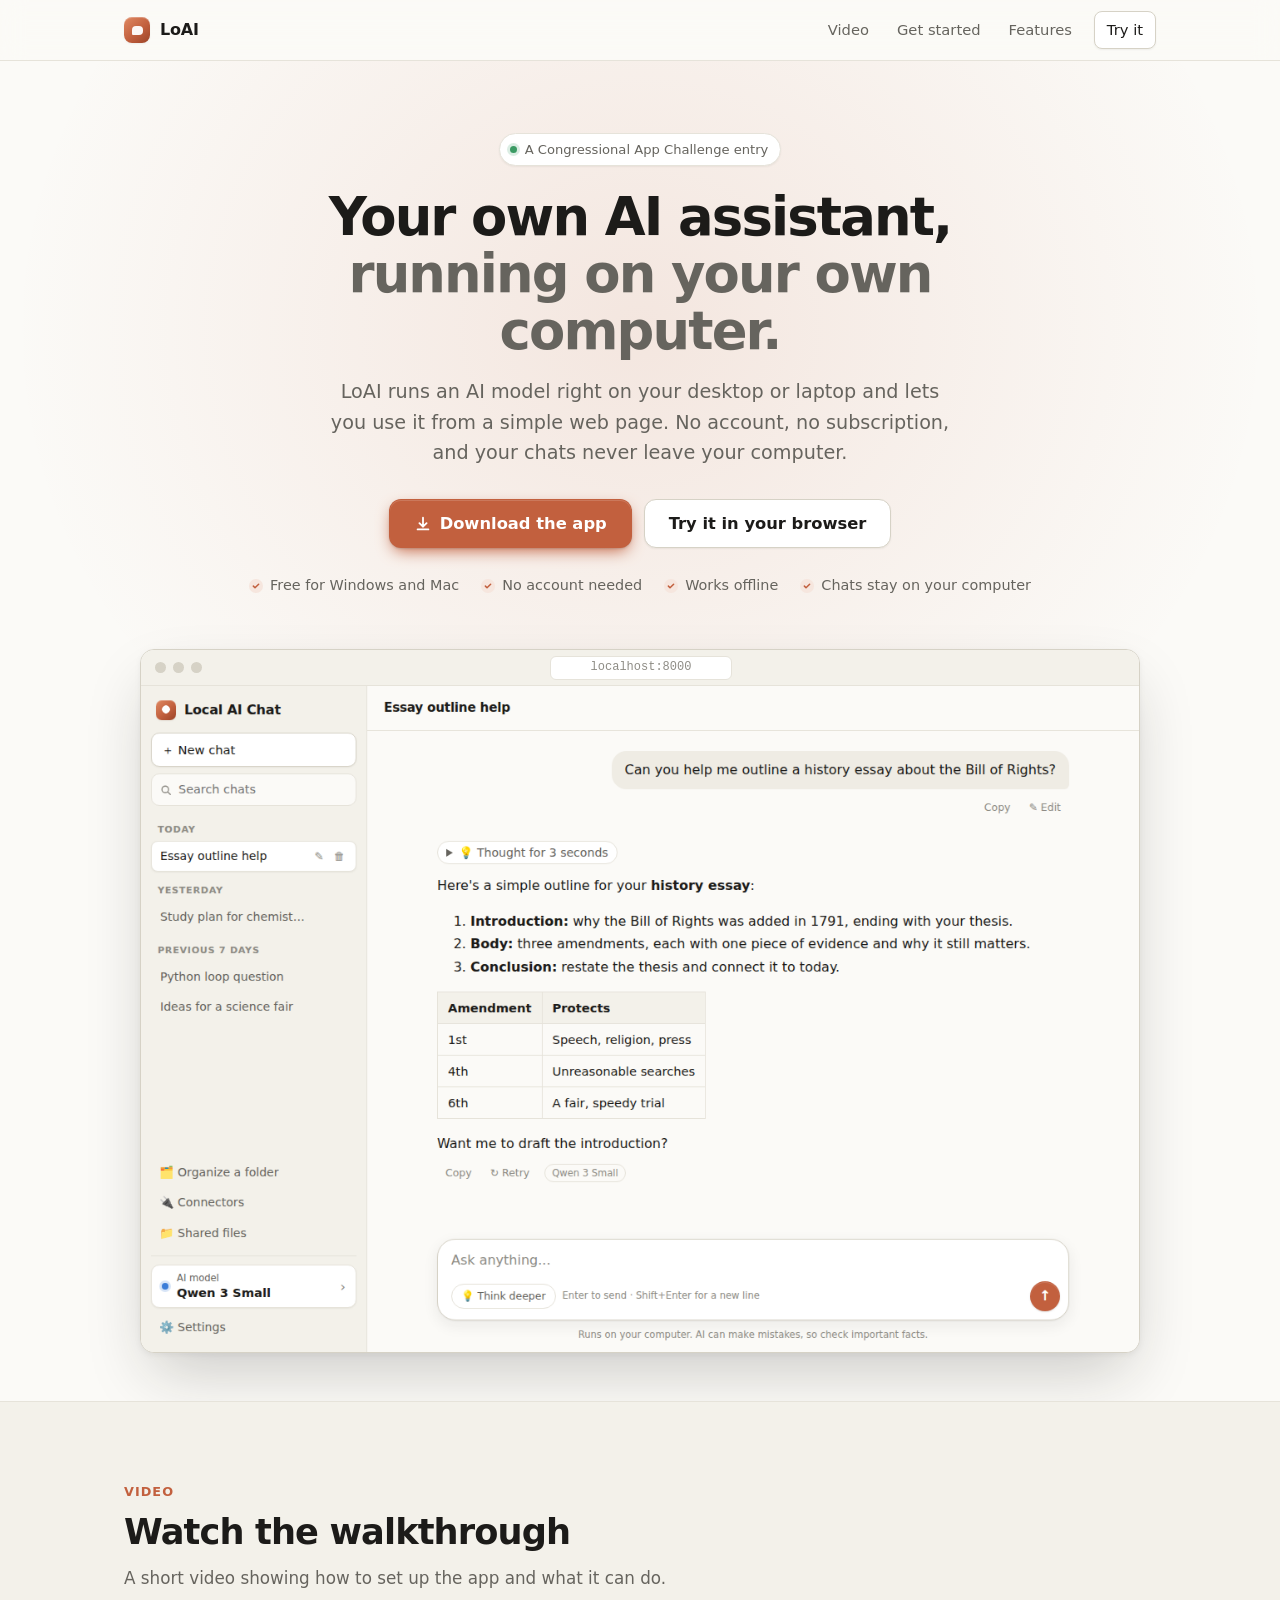
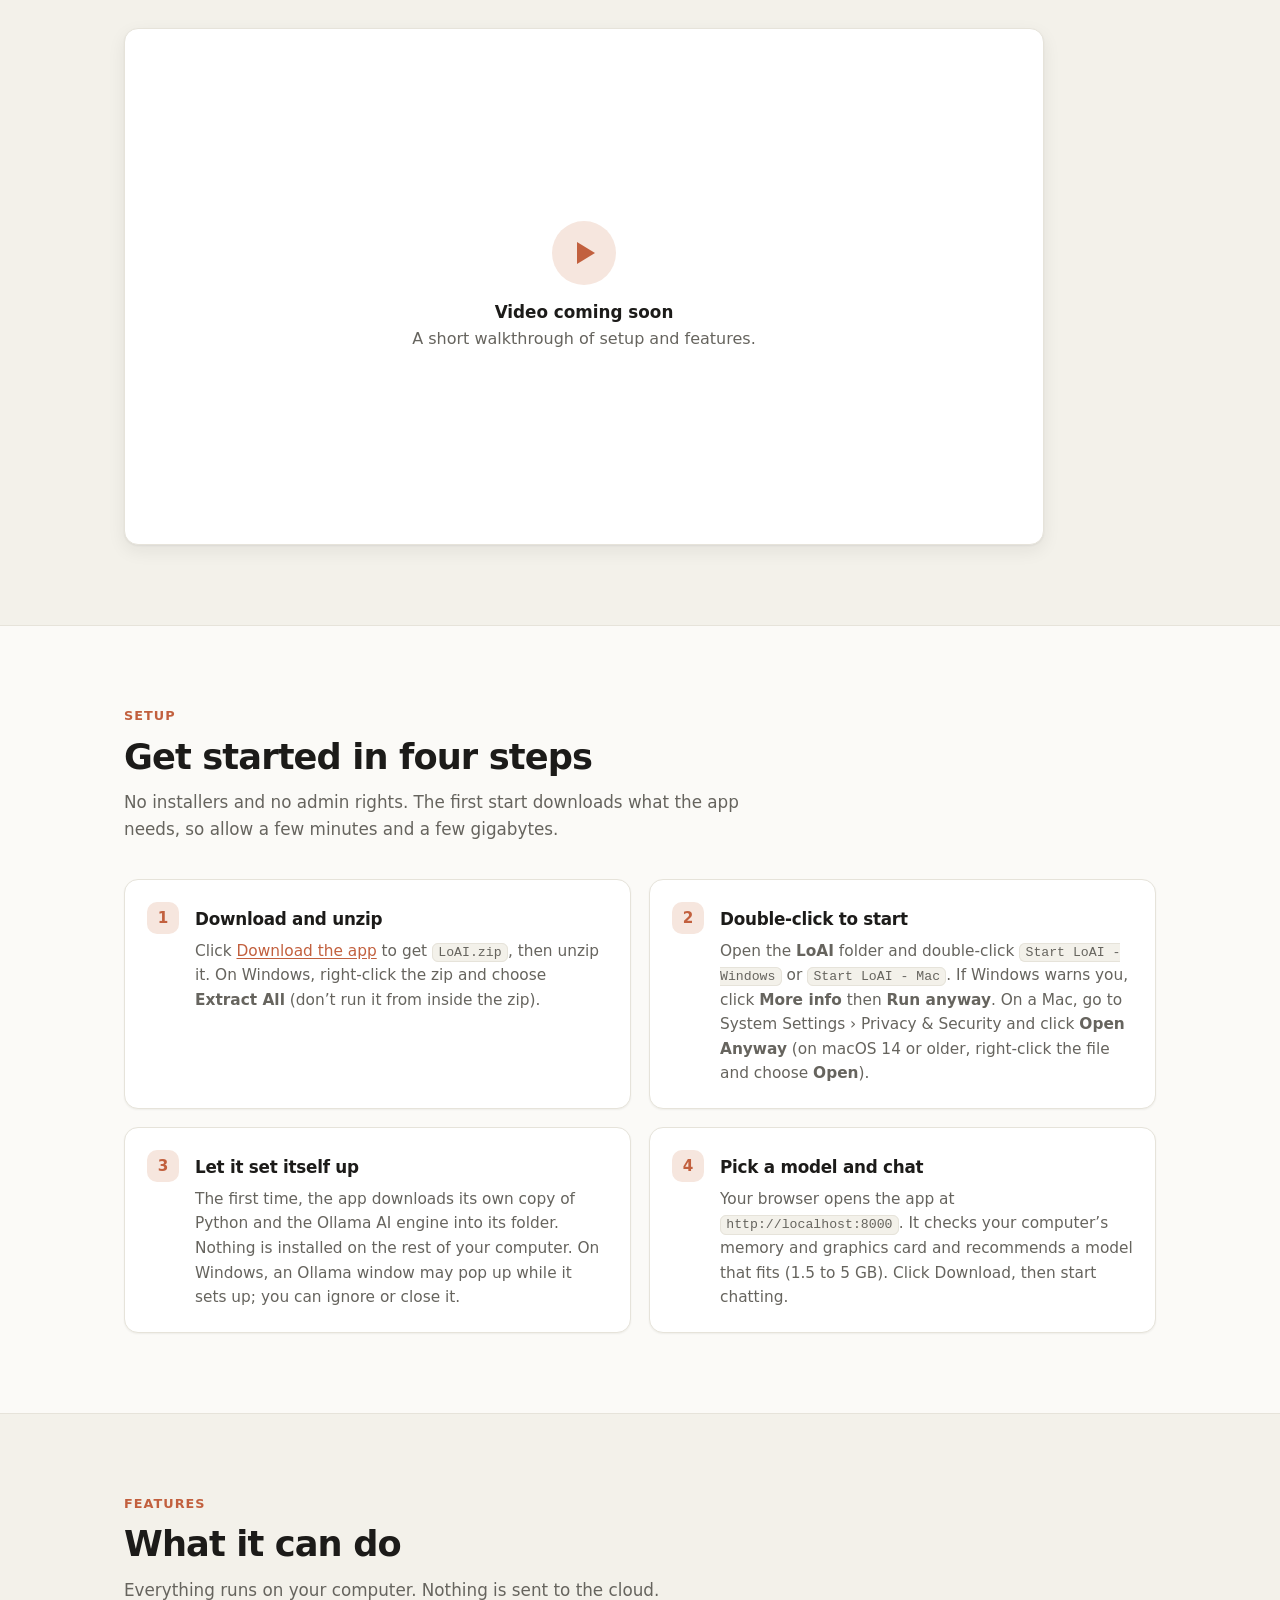
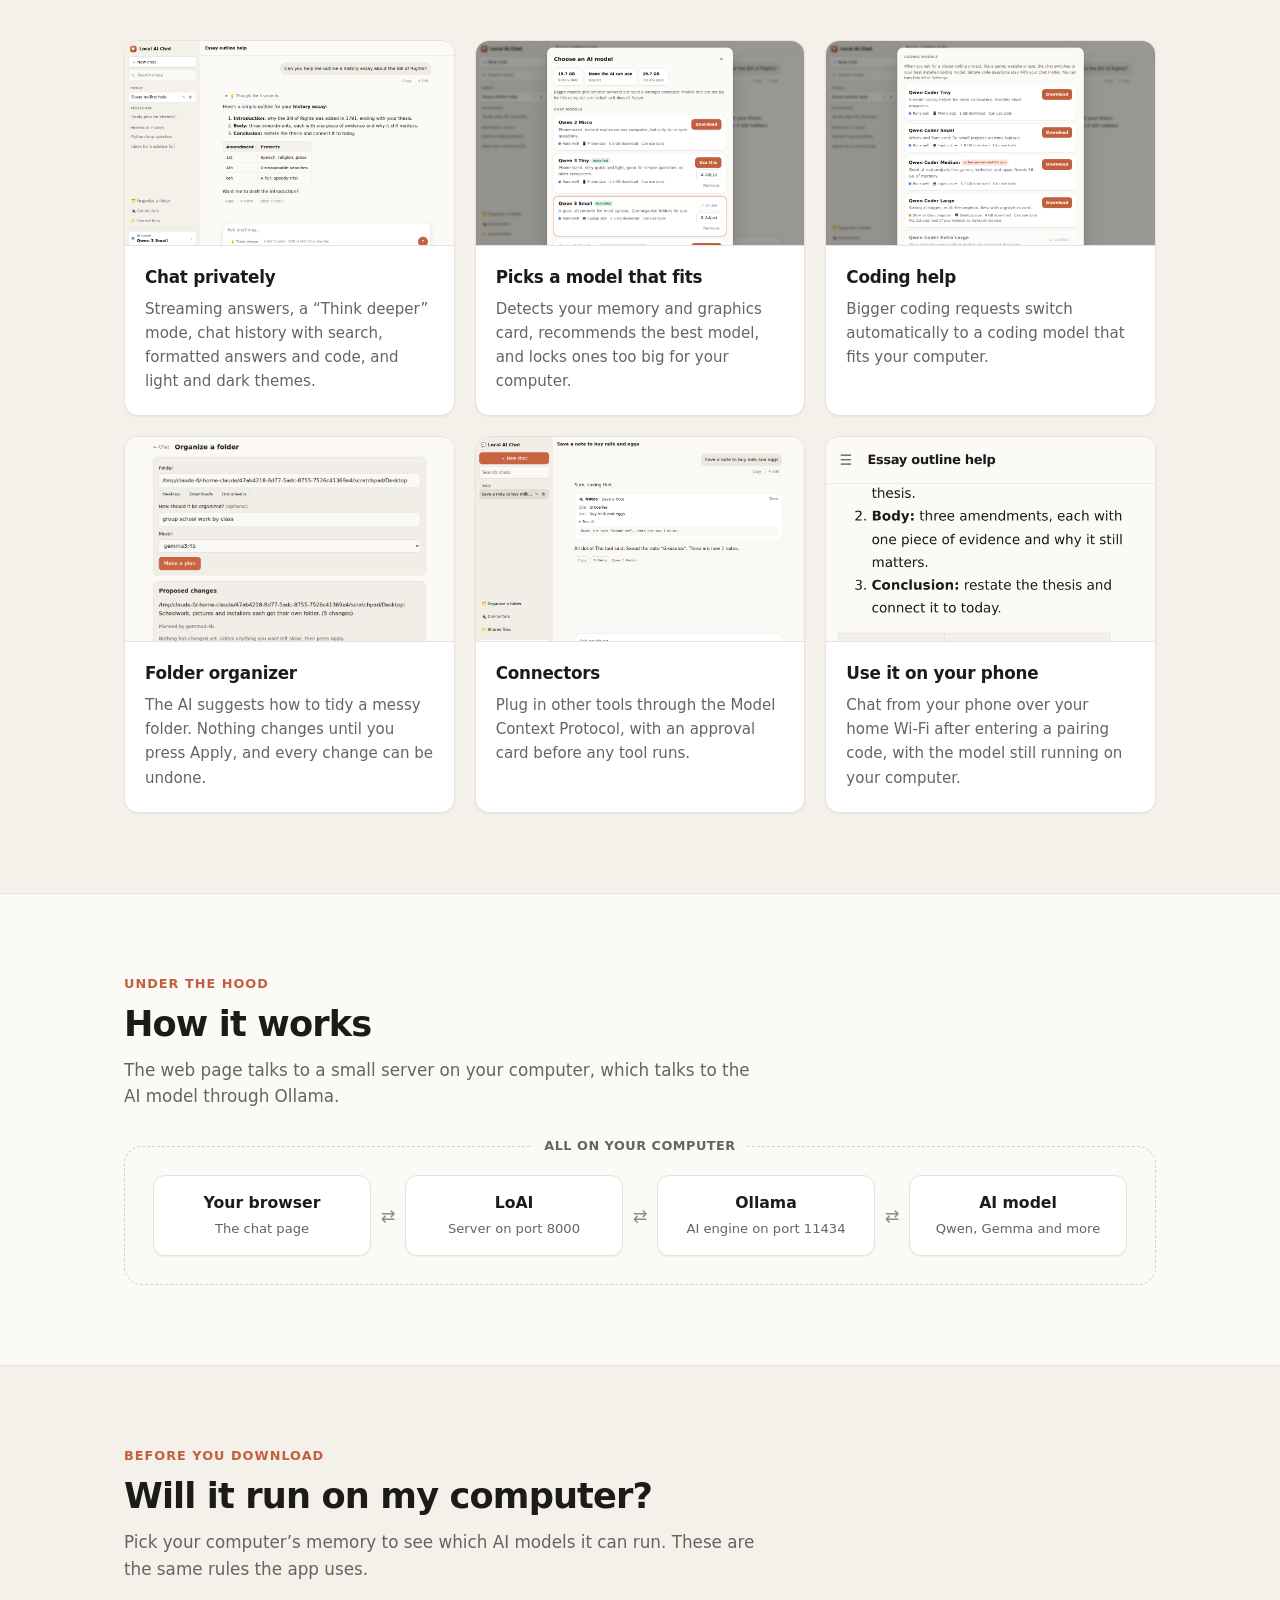
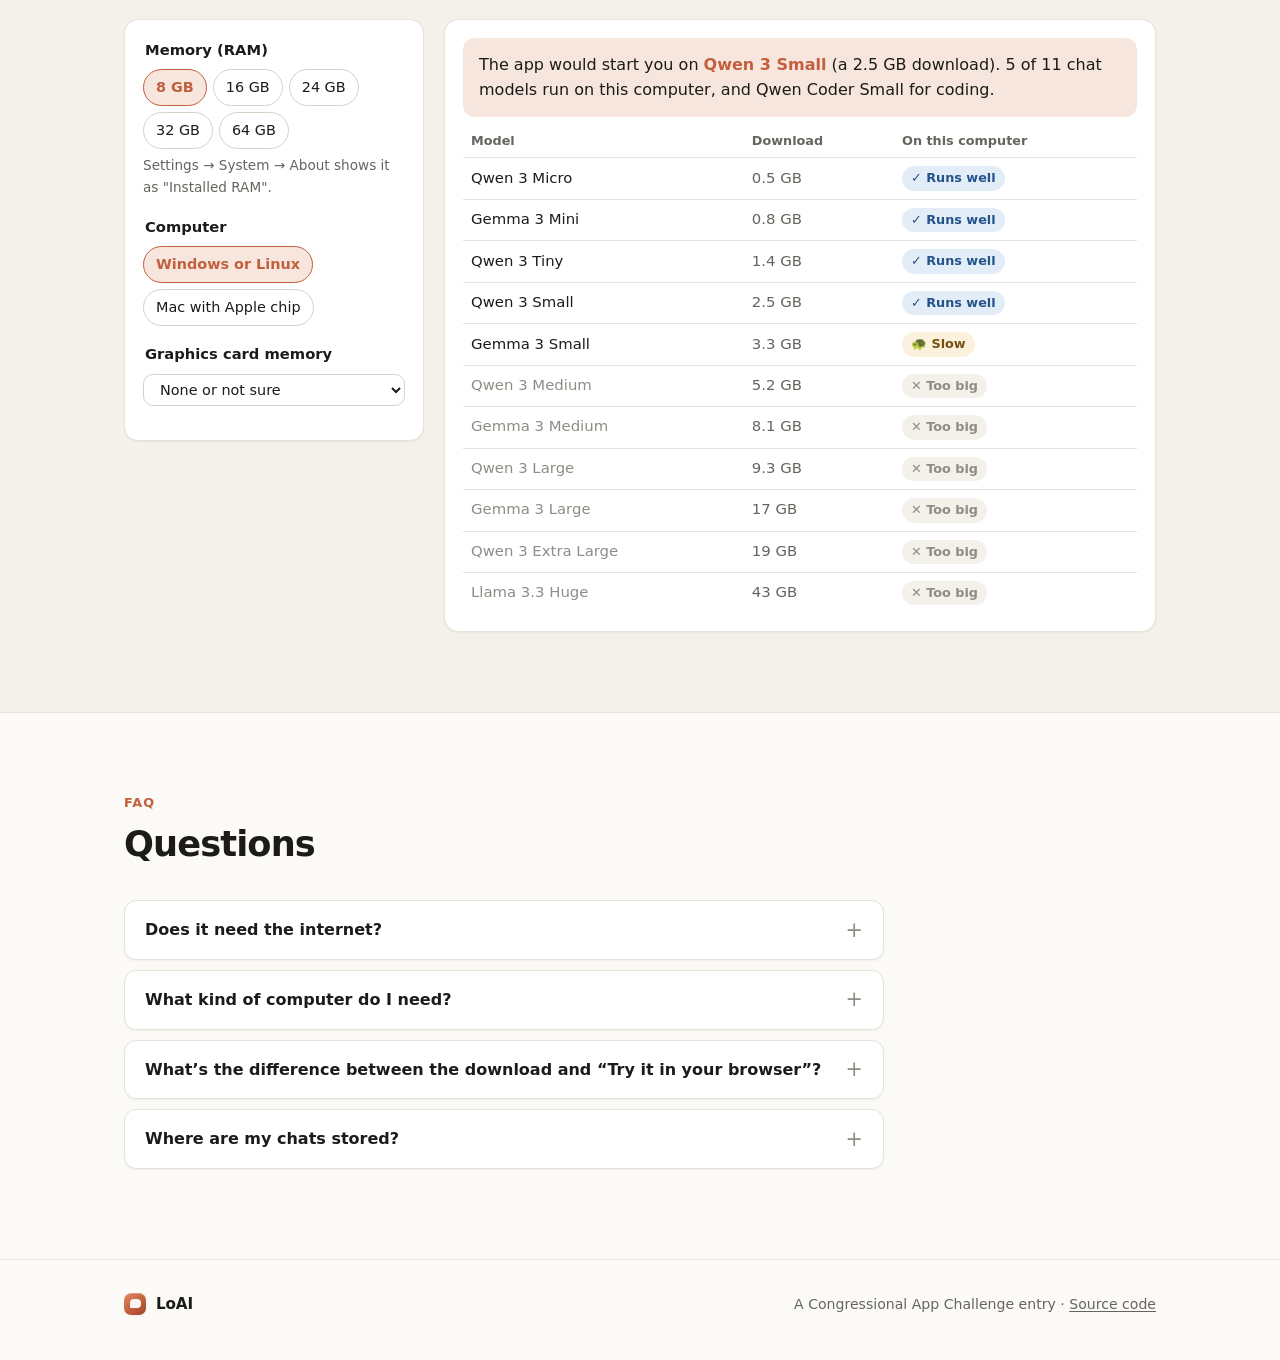
<file: docs/index.html>
<!doctype html>
<html lang="en">
<head>
  <meta charset="utf-8">
  <meta name="viewport" content="width=device-width, initial-scale=1">
  <title>LoAI</title>
  <meta name="description" content="A private AI assistant that runs entirely on your own computer and is used through a web page. A Congressional App Challenge entry.">
  <link rel="icon" href="data:image/svg+xml,<svg xmlns=%22http://www.w3.org/2000/svg%22 viewBox=%220 0 100 100%22><text y=%22.9em%22 font-size=%2290%22>💬</text></svg>">
  <link rel="stylesheet" href="style.css">
</head>
<body>
  <header class="topbar">
    <div class="wrap">
      <a class="brand" href="#"><span class="mark" aria-hidden="true"></span>LoAI</a>
      <nav>
        <a href="#video" class="hide-sm">Video</a>
        <a href="#get-started">Get started</a>
        <a href="#features" class="hide-sm">Features</a>
        <a href="demo.html" class="nav-cta">Try it</a>
      </nav>
    </div>
  </header>

  <main>
    <div class="hero-bg">
    <div class="hero wrap">
      <span class="eyebrow">A Congressional App Challenge entry</span>
      <h1>Your own AI assistant, <span class="soft">running on your own computer.</span></h1>
      <p class="lead">LoAI runs an AI model right on your desktop or laptop and lets you use it from a simple web page. No account, no subscription, and your chats never leave your computer.</p>
      <div class="actions">
        <a class="btn primary lg" id="download" href="https://github.com/anishmallepally123-blip/Congressional-App-Challenge-AI/releases/latest/download/LoAI.zip"><svg viewBox="0 0 20 20" fill="none" stroke="currentColor" stroke-width="2" stroke-linecap="round" stroke-linejoin="round" aria-hidden="true"><path d="M10 3v10m0 0l-4-4m4 4l4-4M4 16h12"/></svg>Download the app</a>
        <a class="btn lg" href="demo.html">Try it in your browser</a>
      </div>
      <ul class="points">
        <li>Free for Windows and Mac</li>
        <li>No account needed</li>
        <li>Works offline</li>
        <li>Chats stay on your computer</li>
      </ul>
      <div class="window">
        <div class="chrome"><i></i><i></i><i></i><span>localhost:8000</span></div>
        <img src="screenshots/chat.png" alt="The LoAI page with a conversation">
      </div>
    </div>
    </div>

    <section id="video" class="alt">
      <div class="wrap">
        <div class="section-head">
          <span class="kicker">Video</span>
          <h2>Watch the walkthrough</h2>
          <p class="sub">A short video showing how to set up the app and what it can do.</p>
        </div>
        <!-- To show the video, put its YouTube ID in data-youtube, e.g. data-youtube="dQw4w9WgXcQ" -->
        <div class="video" id="video-box" data-youtube="">
          <div><div class="play" aria-hidden="true"></div><strong>Video coming soon</strong>A short walkthrough of setup and features.</div>
        </div>
      </div>
    </section>

    <section id="get-started">
      <div class="wrap">
        <div class="section-head">
          <span class="kicker">Setup</span>
          <h2>Get started in four steps</h2>
          <p class="sub">No installers and no admin rights. The first start downloads what the app needs, so allow a few minutes and a few gigabytes.</p>
        </div>
        <ol class="steps">
          <li>
            <h3>Download and unzip</h3>
            <p>Click <a href="https://github.com/anishmallepally123-blip/Congressional-App-Challenge-AI/releases/latest/download/LoAI.zip">Download the app</a> to get <code>LoAI.zip</code>, then unzip it. On Windows, right-click the zip and choose <strong>Extract All</strong> (don’t run it from inside the zip).</p>
          </li>
          <li>
            <h3>Double-click to start</h3>
            <p>Open the <strong>LoAI</strong> folder and double-click <code>Start LoAI - Windows</code> or <code>Start LoAI - Mac</code>. If Windows warns you, click <strong>More info</strong> then <strong>Run anyway</strong>. On a Mac, go to System Settings › Privacy &amp; Security and click <strong>Open Anyway</strong> (on macOS 14 or older, right-click the file and choose <strong>Open</strong>).</p>
          </li>
          <li>
            <h3>Let it set itself up</h3>
            <p>The first time, the app downloads its own copy of Python and the Ollama AI engine into its folder. Nothing is installed on the rest of your computer. On Windows, an Ollama window may pop up while it sets up; you can ignore or close it.</p>
          </li>
          <li>
            <h3>Pick a model and chat</h3>
            <p>Your browser opens the app at <code>http://localhost:8000</code>. It checks your computer’s memory and graphics card and recommends a model that fits (1.5 to 5 GB). Click Download, then start chatting.</p>
          </li>
        </ol>
      </div>
    </section>

    <section id="features" class="alt">
      <div class="wrap">
        <div class="section-head">
          <span class="kicker">Features</span>
          <h2>What it can do</h2>
          <p class="sub">Everything runs on your computer. Nothing is sent to the cloud.</p>
        </div>
        <div class="grid">
          <div class="card">
            <img src="screenshots/chat.png" alt="Chat page" loading="lazy">
            <div class="body"><h3>Chat privately</h3><p>Streaming answers, a “Think deeper” mode, chat history with search, formatted answers and code, and light and dark themes.</p></div>
          </div>
          <div class="card">
            <img src="screenshots/model-picker.png" alt="Model picker" loading="lazy">
            <div class="body"><h3>Picks a model that fits</h3><p>Detects your memory and graphics card, recommends the best model, and locks ones too big for your computer.</p></div>
          </div>
          <div class="card">
            <img src="screenshots/coding-models.png" alt="Coding models" loading="lazy">
            <div class="body"><h3>Coding help</h3><p>Bigger coding requests switch automatically to a coding model that fits your computer.</p></div>
          </div>
          <div class="card">
            <img src="screenshots/organizer.png" alt="Folder organizer" loading="lazy">
            <div class="body"><h3>Folder organizer</h3><p>The AI suggests how to tidy a messy folder. Nothing changes until you press Apply, and every change can be undone.</p></div>
          </div>
          <div class="card">
            <img src="screenshots/connectors.png" alt="Connectors" loading="lazy">
            <div class="body"><h3>Connectors</h3><p>Plug in other tools through the Model Context Protocol, with an approval card before any tool runs.</p></div>
          </div>
          <div class="card">
            <img src="screenshots/phone-chat.png" alt="Chat on a phone" loading="lazy">
            <div class="body"><h3>Use it on your phone</h3><p>Chat from your phone over your home Wi-Fi after entering a pairing code, with the model still running on your computer.</p></div>
          </div>
        </div>
      </div>
    </section>

    <section id="how">
      <div class="wrap">
        <div class="section-head">
          <span class="kicker">Under the hood</span>
          <h2>How it works</h2>
          <p class="sub">The web page talks to a small server on your computer, which talks to the AI model through Ollama.</p>
        </div>
        <div class="flow" role="img" aria-label="Your browser talks to the LoAI server on port 8000, which talks to Ollama on port 11434, which runs the AI model. All on your computer.">
          <span class="tag">All on your computer</span>
          <div class="node"><b>Your browser</b><small>The chat page</small></div>
          <div class="arrow" aria-hidden="true">⇄</div>
          <div class="node"><b>LoAI</b><small>Server on port 8000</small></div>
          <div class="arrow" aria-hidden="true">⇄</div>
          <div class="node"><b>Ollama</b><small>AI engine on port 11434</small></div>
          <div class="arrow" aria-hidden="true">⇄</div>
          <div class="node"><b>AI model</b><small>Qwen, Gemma and more</small></div>
        </div>
      </div>
    </section>

    <section id="will-it-run" class="alt">
      <div class="wrap">
        <div class="section-head">
          <span class="kicker">Before you download</span>
          <h2>Will it run on my computer?</h2>
          <p class="sub">Pick your computer’s memory to see which AI models it can run. These are the same rules the app uses.</p>
        </div>
        <div id="fit"><p class="sub">Turn on JavaScript to check your computer.</p></div>
        <script src="fit.js" defer></script>
      </div>
    </section>

    <section class="faq">
      <div class="wrap">
        <div class="section-head">
          <span class="kicker">FAQ</span>
          <h2>Questions</h2>
        </div>
        <div class="faq-list">
        <details>
          <summary>Does it need the internet?</summary>
          <p>Only to download Ollama and an AI model the first time. After that it works completely offline.</p>
        </details>
        <details>
          <summary>What kind of computer do I need?</summary>
          <p>Any recent Windows or Mac computer. Models range from tiny ones that run on 8 GB laptops to large ones for powerful desktops, and the app picks one that fits.</p>
        </details>
        <details>
          <summary>What’s the difference between the download and “Try it in your browser”?</summary>
          <p>The browser demo runs a very small model inside your web browser so you can try chatting with nothing installed. The downloaded app runs bigger, smarter models with all the features: the organizer, shared files, connectors and phone access.</p>
        </details>
        <details>
          <summary>Where are my chats stored?</summary>
          <p>In your own browser and on your own computer. Nothing is uploaded anywhere.</p>
        </details>
        </div>
      </div>
    </section>
  </main>

  <footer>
    <div class="wrap">
      <span class="brand"><span class="mark" aria-hidden="true"></span>LoAI</span>
      <span>A Congressional App Challenge entry · <a href="https://github.com/anishmallepally123-blip/Congressional-App-Challenge-AI">Source code</a></span>
    </div>
  </footer>

  <script>
    // Swap the video placeholder for the YouTube player once an ID is filled in.
    const box = document.getElementById("video-box");
    const id = box.dataset.youtube.trim();
    if (id) {
      box.innerHTML = "";
      const frame = document.createElement("iframe");
      frame.src = "https://www.youtube-nocookie.com/embed/" + encodeURIComponent(id);
      frame.title = "LoAI walkthrough";
      frame.allow = "accelerometer; encrypted-media; gyroscope; picture-in-picture; fullscreen";
      frame.allowFullscreen = true;
      box.appendChild(frame);
    }
  </script>
</body>
</html>
</file>
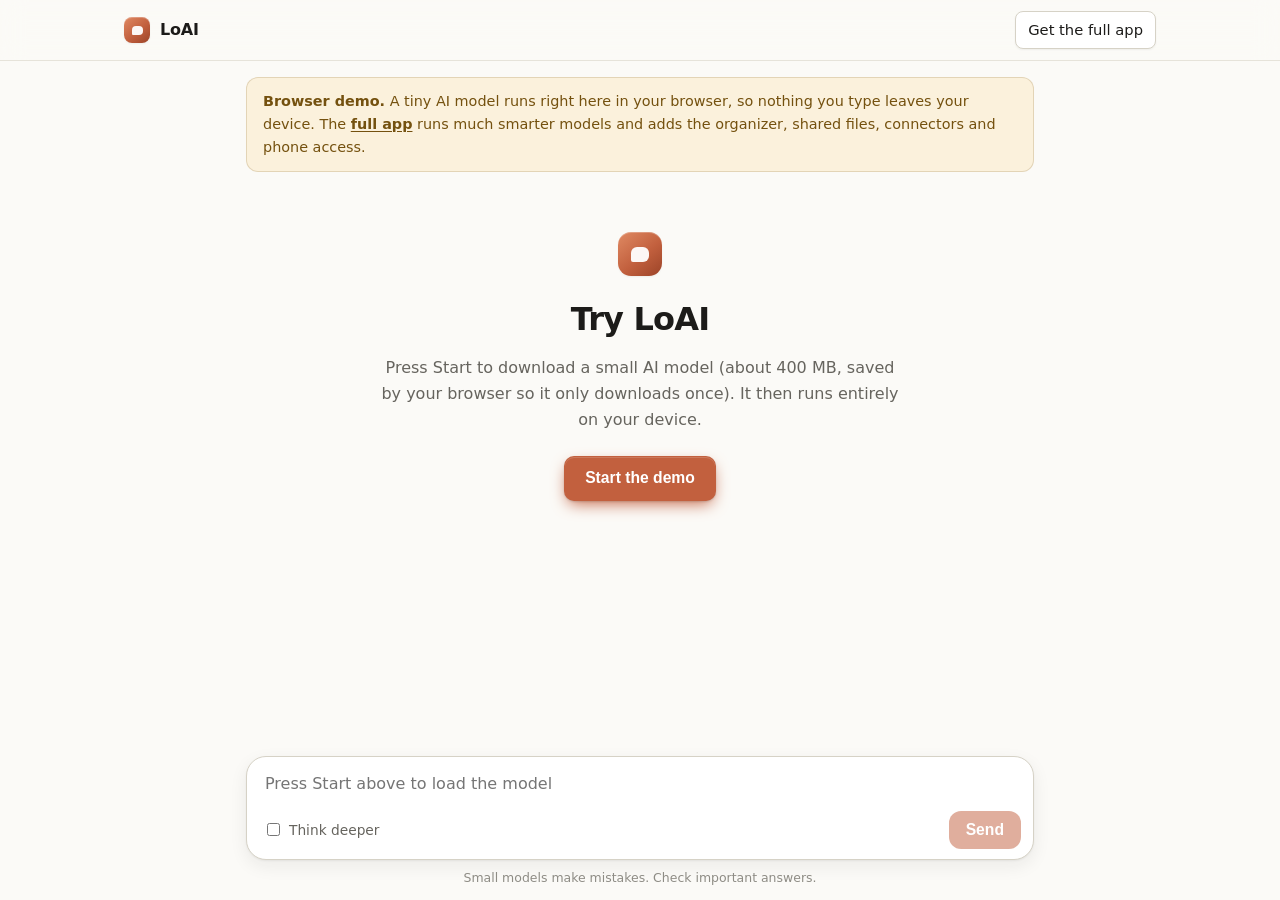
<file: docs/demo.html>
<!doctype html>
<html lang="en">
<head>
  <meta charset="utf-8">
  <meta name="viewport" content="width=device-width, initial-scale=1">
  <title>LoAI Demo</title>
  <meta name="description" content="Try LoAI in your browser. A small AI model runs entirely on your device.">
  <link rel="icon" href="data:image/svg+xml,<svg xmlns=%22http://www.w3.org/2000/svg%22 viewBox=%220 0 100 100%22><text y=%22.9em%22 font-size=%2290%22>💬</text></svg>">
  <link rel="stylesheet" href="style.css">
</head>
<body class="demo">
  <header class="topbar">
    <div class="wrap">
      <a class="brand" href="index.html"><span class="mark" aria-hidden="true"></span>LoAI</a>
      <nav>
        <a href="index.html#get-started" class="nav-cta">Get the full app</a>
      </nav>
    </div>
  </header>

  <div class="demo-main">
    <div class="banner">
      <strong>Browser demo.</strong> A tiny AI model runs right here in your browser, so nothing you type leaves your device.
      The <a href="index.html#get-started">full app</a> runs much smarter models and adds the organizer, shared files, connectors and phone access.
    </div>

    <section id="messages" aria-live="polite">
      <div class="welcome" id="welcome">
        <div class="mark" aria-hidden="true"></div>
        <h1>Try LoAI</h1>
        <p id="welcome-text">Press Start to download a small AI model (about 400 MB, saved by your browser so it only downloads once). It then runs entirely on your device.</p>
        <button class="btn primary" id="start">Start the demo</button>
        <div class="progress" id="progress" hidden>
          <div class="bar"><span id="bar"></span></div>
          <small id="progress-text">Getting ready…</small>
        </div>
        <div class="suggestions" id="suggestions" hidden>
          <button>Explain how a bill becomes a law</button>
          <button>Write a short poem about autumn</button>
          <button>Give me 3 tips for studying for a test</button>
          <button>What is a large language model?</button>
        </div>
      </div>
    </section>

    <form class="composer" id="composer">
      <textarea id="input" rows="1" placeholder="Press Start above to load the model" disabled aria-label="Message"></textarea>
      <div class="row">
        <label title="The model reasons step by step before answering. Slower but sometimes better."><input type="checkbox" id="think"> Think deeper</label>
        <button type="button" class="btn" id="stop" hidden>Stop</button>
        <button type="submit" class="btn primary" id="send" disabled>Send</button>
      </div>
    </form>
    <p class="fine">Small models make mistakes. Check important answers.</p>
  </div>

  <script src="markdown.js"></script>
  <script type="module" src="demo.js"></script>
</body>
</html>
</file>
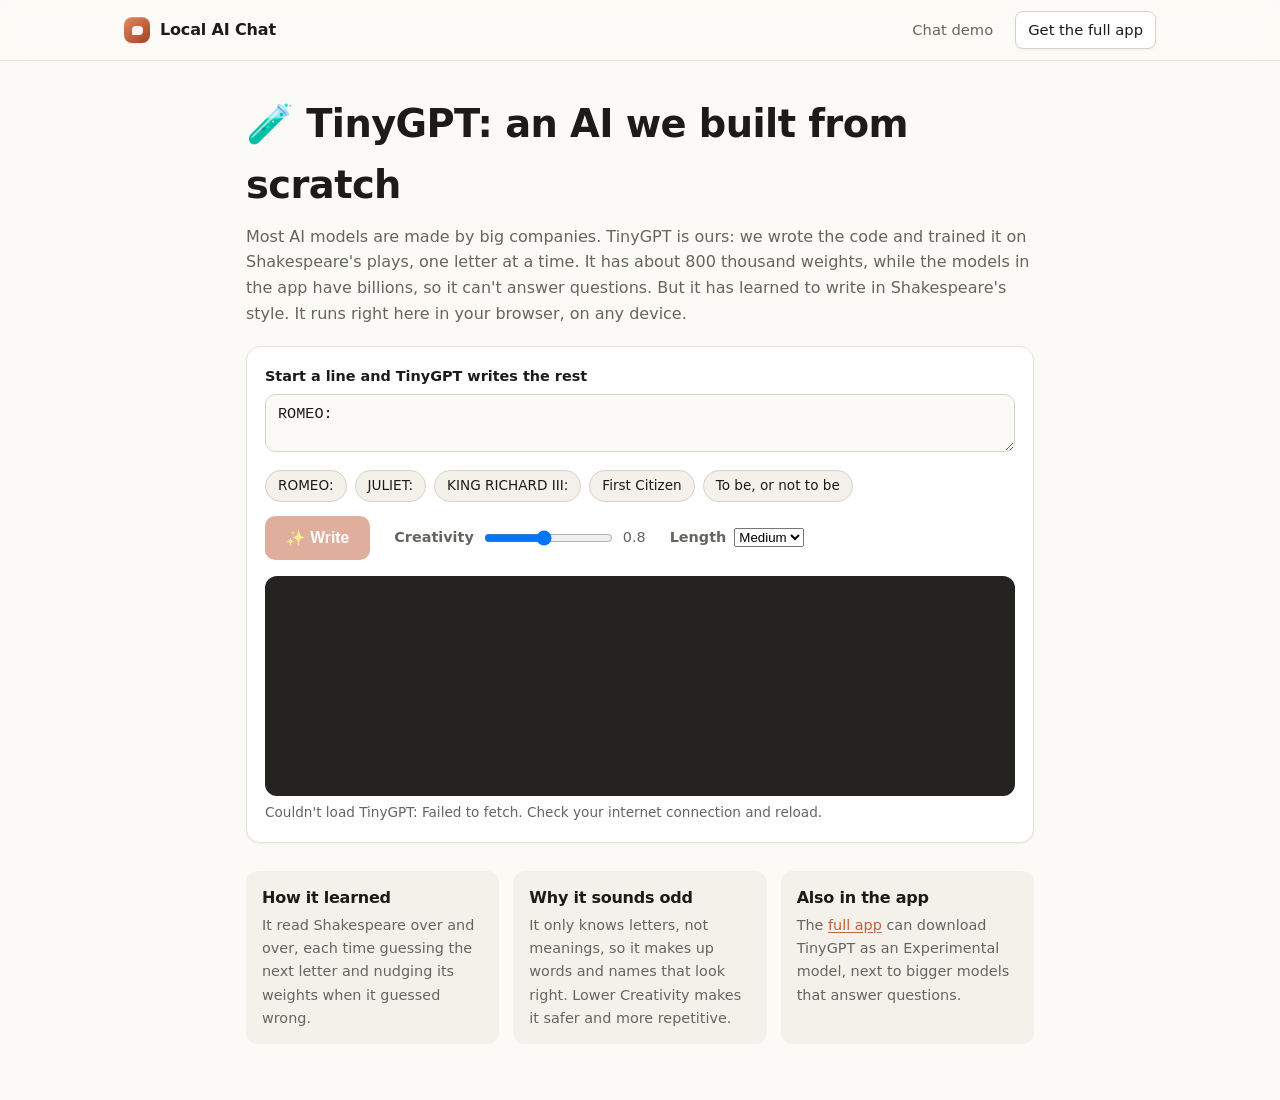
<file: docs/tinygpt.html>
<!doctype html>
<html lang="en">
<head>
  <meta charset="utf-8">
  <meta name="viewport" content="width=device-width, initial-scale=1">
  <title>TinyGPT: our own AI model</title>
  <meta name="description" content="TinyGPT is a small AI model we built and trained from scratch. It runs right here in your browser.">
  <link rel="icon" href="data:image/svg+xml,<svg xmlns=%22http://www.w3.org/2000/svg%22 viewBox=%220 0 100 100%22><text y=%22.9em%22 font-size=%2290%22>🧪</text></svg>">
  <link rel="stylesheet" href="style.css">
  <style>
    .tg { max-width: 820px; margin: 0 auto; padding: 32px 16px 56px; }
    .tg h1 { font-size: clamp(1.8rem, 4vw, 2.4rem); margin: 0 0 8px; }
    .tg .lead { color: var(--muted); margin: 0 0 20px; }
    .tg .panel { background: var(--card); border: 1px solid var(--border); border-radius: var(--radius); padding: 18px; box-shadow: var(--shadow-sm); }
    .tg label { display: block; font-weight: 600; font-size: 0.9rem; margin-bottom: 6px; }
    .tg textarea { width: 100%; box-sizing: border-box; font: 0.95rem ui-monospace, SFMono-Regular, Menlo, Consolas, monospace; padding: 10px 12px;
      border: 1px solid var(--border-strong); border-radius: 10px; background: var(--bg); color: var(--text); resize: vertical; }
    .tg .chips { display: flex; flex-wrap: wrap; gap: 8px; margin: 10px 0 14px; }
    .tg .chips button { font: inherit; font-size: 0.85rem; padding: 4px 12px; border-radius: 999px; border: 1px solid var(--border-strong); background: var(--panel); color: var(--text); cursor: pointer; }
    .tg .controls { display: flex; flex-wrap: wrap; gap: 14px 24px; align-items: center; }
    .tg .controls .field { display: flex; align-items: center; gap: 8px; font-size: 0.9rem; color: var(--muted); }
    .tg #output { margin: 16px 0 6px; min-height: 220px; max-height: 420px; overflow-y: auto; white-space: pre-wrap; padding: 16px;
      border-radius: 12px; background: var(--code-bg); color: var(--code-text); font: 0.92rem/1.55 ui-monospace, SFMono-Regular, Menlo, Consolas, monospace; }
    .tg #output b { color: #f2b28f; font-weight: 600; }
    .tg .small { font-size: 0.85rem; color: var(--muted); margin: 6px 0 0; }
    .tg .facts { display: grid; grid-template-columns: repeat(auto-fit, minmax(220px, 1fr)); gap: 14px; margin-top: 28px; }
    .tg .facts div { background: var(--panel); border-radius: 12px; padding: 14px 16px; }
    .tg .facts h3 { margin: 0 0 4px; font-size: 1rem; }
    .tg .facts p { margin: 0; color: var(--muted); font-size: 0.9rem; }
  </style>
</head>
<body>
  <header class="topbar">
    <div class="wrap">
      <a class="brand" href="index.html"><span class="mark" aria-hidden="true"></span>Local AI Chat</a>
      <nav>
        <a href="demo.html" class="hide-sm">Chat demo</a>
        <a href="index.html#get-started" class="nav-cta">Get the full app</a>
      </nav>
    </div>
  </header>

  <main class="tg">
    <h1>🧪 TinyGPT: an AI we built from scratch</h1>
    <p class="lead">Most AI models are made by big companies. TinyGPT is ours: we wrote the code and trained it on Shakespeare's plays,
      one letter at a time. It has about 800 thousand weights, while the models in the app have billions, so it can't answer questions.
      But it has learned to write in Shakespeare's style. It runs right here in your browser, on any device.</p>

    <div class="panel">
      <label for="prompt">Start a line and TinyGPT writes the rest</label>
      <textarea id="prompt" rows="2">ROMEO:</textarea>
      <div class="chips">
        <button type="button" data-prompt="ROMEO:">ROMEO:</button>
        <button type="button" data-prompt="JULIET:">JULIET:</button>
        <button type="button" data-prompt="KING RICHARD III:">KING RICHARD III:</button>
        <button type="button" data-prompt="First Citizen:&#10;Before we proceed any further, hear me speak.">First Citizen</button>
        <button type="button" data-prompt="To be, or not to be">To be, or not to be</button>
      </div>
      <div class="controls">
        <button id="go" class="btn primary" type="button" disabled>✨ Write</button>
        <span class="field"><label for="temperature" style="margin:0">Creativity</label>
          <input id="temperature" type="range" min="0.2" max="1.5" step="0.1" value="0.8"> <span id="temperature-value">0.8</span></span>
        <span class="field"><label for="length" style="margin:0">Length</label>
          <select id="length"><option value="300">Short</option><option value="700" selected>Medium</option><option value="1500">Long</option></select></span>
      </div>
      <div id="output" aria-live="polite"></div>
      <p class="small" id="speed"></p>
      <p class="small" id="status">Loading...</p>
    </div>

    <div class="facts">
      <div><h3>How it learned</h3><p>It read Shakespeare over and over, each time guessing the next letter and nudging its weights when it guessed wrong.</p></div>
      <div><h3>Why it sounds odd</h3><p>It only knows letters, not meanings, so it makes up words and names that look right. Lower Creativity makes it safer and more repetitive.</p></div>
      <div><h3>Also in the app</h3><p>The <a href="index.html#get-started">full app</a> can download TinyGPT as an Experimental model, next to bigger models that answer questions.</p></div>
    </div>
  </main>

  <script src="tinygpt.js"></script>
</body>
</html>
</file>
<file: docs/style.css>
:root {
  --bg: #fbfaf7;
  --panel: #f3f1ea;
  --card: #ffffff;
  --text: #1c1b19;
  --muted: #66645e;
  --faint: #8e8c85;
  --border: #e6e3da;
  --border-strong: #d6d2c6;
  --accent: #c2603e;
  --accent-hover: #ab5232;
  --accent-soft: #f6e6de;
  --accent-text: #ffffff;
  --user-bubble: #efece4;
  --code-bg: #24231f;
  --code-text: #f5f4ef;
  --warn-bg: #fbf1dc;
  --warn-text: #74510f;
  --shadow-sm: 0 1px 2px rgba(28, 27, 25, 0.06);
  --shadow-md: 0 1px 2px rgba(28, 27, 25, 0.05), 0 6px 18px rgba(28, 27, 25, 0.07);
  --shadow-lg: 0 2px 6px rgba(28, 27, 25, 0.05), 0 28px 64px -12px rgba(28, 27, 25, 0.22);
  --glow: rgba(194, 96, 62, 0.13);
  --radius: 14px;
  color-scheme: light;
}
@media (prefers-color-scheme: dark) {
  :root:not([data-theme="light"]) {
    --bg: #1b1a18;
    --panel: #22211e;
    --card: #282724;
    --text: #eeebe3;
    --muted: #a5a29a;
    --faint: #7d7a73;
    --border: #35342f;
    --border-strong: #46443e;
    --accent: #d9734f;
    --accent-hover: #e3845f;
    --accent-soft: #3d2a21;
    --accent-text: #ffffff;
    --user-bubble: #312f2b;
    --code-bg: #121210;
    --warn-bg: #352d1b;
    --warn-text: #efd496;
    --shadow-sm: 0 1px 2px rgba(0, 0, 0, 0.3);
    --shadow-md: 0 1px 2px rgba(0, 0, 0, 0.3), 0 8px 20px rgba(0, 0, 0, 0.25);
    --shadow-lg: 0 2px 6px rgba(0, 0, 0, 0.3), 0 28px 64px -12px rgba(0, 0, 0, 0.6);
    --glow: rgba(217, 115, 79, 0.12);
    color-scheme: dark;
  }
}
:root[data-theme="dark"] {
  --bg: #1b1a18;
  --panel: #22211e;
  --card: #282724;
  --text: #eeebe3;
  --muted: #a5a29a;
  --faint: #7d7a73;
  --border: #35342f;
  --border-strong: #46443e;
  --accent: #d9734f;
  --accent-hover: #e3845f;
  --accent-soft: #3d2a21;
  --accent-text: #ffffff;
  --user-bubble: #312f2b;
  --code-bg: #121210;
  --warn-bg: #352d1b;
  --warn-text: #efd496;
  --shadow-sm: 0 1px 2px rgba(0, 0, 0, 0.3);
  --shadow-md: 0 1px 2px rgba(0, 0, 0, 0.3), 0 8px 20px rgba(0, 0, 0, 0.25);
  --shadow-lg: 0 2px 6px rgba(0, 0, 0, 0.3), 0 28px 64px -12px rgba(0, 0, 0, 0.6);
  --glow: rgba(217, 115, 79, 0.12);
  color-scheme: dark;
}

* { box-sizing: border-box; }
[hidden] { display: none !important; }
html { scroll-behavior: smooth; scroll-padding-top: 72px; }
body {
  margin: 0;
  background: var(--bg);
  color: var(--text);
  font: 16px/1.6 system-ui, -apple-system, "Segoe UI", Roboto, "Helvetica Neue", sans-serif;
  -webkit-font-smoothing: antialiased;
  text-rendering: optimizeLegibility;
}
h1, h2, h3 { letter-spacing: -0.015em; }
a { color: var(--accent); text-underline-offset: 2px; }
img { max-width: 100%; display: block; }
code { font-family: ui-monospace, SFMono-Regular, Menlo, Consolas, monospace; font-size: 0.86em; background: var(--panel); border: 1px solid var(--border); padding: 0.08em 0.4em; border-radius: 6px; }
:focus-visible { outline: 2px solid var(--accent); outline-offset: 2px; border-radius: 6px; }

.wrap { max-width: 1080px; margin: 0 auto; padding: 0 16px; }
@media (min-width: 720px) { .wrap { padding: 0 24px; } }

/* Logo mark (pure CSS, no image file) */
.mark {
  width: 26px; height: 26px; flex-shrink: 0;
  border-radius: 8px;
  background: linear-gradient(140deg, #e08a63, var(--accent) 55%, #9c4428);
  box-shadow: inset 0 1px 0 rgba(255, 255, 255, 0.25), var(--shadow-sm);
  display: grid; place-items: center;
}
.mark::after { content: ""; width: 11px; height: 9px; border-radius: 4px 4px 4px 1px; background: #fff; opacity: 0.95; }

/* Top bar */
.topbar { position: sticky; top: 0; z-index: 10; background: color-mix(in srgb, var(--bg) 82%, transparent); backdrop-filter: saturate(180%) blur(12px); -webkit-backdrop-filter: saturate(180%) blur(12px); border-bottom: 1px solid var(--border); }
.topbar .wrap { display: flex; align-items: center; gap: 16px; height: 60px; }
.brand { display: flex; align-items: center; gap: 10px; font-weight: 650; letter-spacing: -0.01em; text-decoration: none; color: var(--text); margin-right: auto; white-space: nowrap; }
.topbar nav { display: flex; align-items: center; gap: 4px; }
.topbar nav a { color: var(--muted); text-decoration: none; font-size: 0.92rem; font-weight: 500; padding: 6px 12px; border-radius: 8px; transition: color 0.15s, background 0.15s; }
.topbar nav a:hover { color: var(--text); background: var(--panel); }
.topbar nav a.nav-cta { color: var(--text); border: 1px solid var(--border-strong); background: var(--card); box-shadow: var(--shadow-sm); margin-left: 6px; }
@media (max-width: 640px) { .topbar nav .hide-sm { display: none; } }

/* Buttons */
.btn { display: inline-flex; align-items: center; justify-content: center; gap: 8px; padding: 11px 20px; border-radius: 10px; font-weight: 600; font-size: 0.98rem; line-height: 1.3; text-decoration: none; border: 1px solid var(--border-strong); background: var(--card); color: var(--text); cursor: pointer; box-shadow: var(--shadow-sm); transition: background 0.15s, border-color 0.15s, transform 0.15s, box-shadow 0.15s; }
.btn:hover { border-color: var(--faint); }
.btn:active { transform: translateY(1px); }
.btn.primary { background: var(--accent); border-color: transparent; color: var(--accent-text); box-shadow: 0 1px 2px rgba(0, 0, 0, 0.12), 0 6px 16px -4px var(--accent), inset 0 1px 0 rgba(255, 255, 255, 0.15); }
.btn.primary:hover { background: var(--accent-hover); }
.btn:disabled { opacity: 0.5; cursor: not-allowed; box-shadow: none; }
.btn svg { width: 18px; height: 18px; }
.btn.lg { padding: 13px 24px; font-size: 1.02rem; border-radius: 12px; }

/* Hero */
.hero-bg { position: relative; overflow: hidden; }
.hero-bg::before { content: ""; position: absolute; inset: -40% -20% auto; height: 120%; background: radial-gradient(closest-side, var(--glow), transparent 70%); pointer-events: none; }
.hero { position: relative; padding: 72px 16px 48px; text-align: center; }
.eyebrow { display: inline-flex; align-items: center; gap: 8px; padding: 5px 12px 5px 10px; border-radius: 999px; border: 1px solid var(--border); background: var(--card); color: var(--muted); font-size: 0.82rem; font-weight: 500; box-shadow: var(--shadow-sm); margin-bottom: 22px; }
.eyebrow::before { content: ""; width: 7px; height: 7px; border-radius: 50%; background: #3a9a63; box-shadow: 0 0 0 3px rgba(58, 154, 99, 0.18); }
.hero h1 { font-size: clamp(2.1rem, 5.2vw, 3.3rem); line-height: 1.08; margin: 0 auto 18px; letter-spacing: -0.035em; font-weight: 700; max-width: 820px; }
.hero h1 .soft { color: var(--muted); }
.hero p.lead { font-size: clamp(1.05rem, 2vw, 1.2rem); color: var(--muted); max-width: 620px; margin: 0 auto 30px; }
.hero .actions { display: flex; flex-wrap: wrap; gap: 12px; justify-content: center; }
.hero .note { margin-top: 16px; color: var(--faint); font-size: 0.88rem; }
.points { display: flex; flex-wrap: wrap; justify-content: center; gap: 8px 22px; list-style: none; padding: 0; margin: 26px 0 0; color: var(--muted); font-size: 0.9rem; }
.points li { display: flex; align-items: center; gap: 7px; }
.points li::before { content: ""; width: 14px; height: 14px; border-radius: 50%; background: var(--accent-soft) url("data:image/svg+xml,%3Csvg xmlns='http://www.w3.org/2000/svg' viewBox='0 0 16 16'%3E%3Cpath d='M4.5 8.2l2.2 2.2 4.8-4.8' fill='none' stroke='%23c2603e' stroke-width='2' stroke-linecap='round' stroke-linejoin='round'/%3E%3C/svg%3E") center / 12px no-repeat; }

/* Screenshot in a window frame */
.window { margin: 52px auto 0; max-width: 1000px; border-radius: 14px; border: 1px solid var(--border-strong); background: var(--card); box-shadow: var(--shadow-lg); overflow: hidden; }
.window .chrome { display: flex; align-items: center; gap: 7px; height: 36px; padding: 0 14px; border-bottom: 1px solid var(--border); background: var(--panel); }
.window .chrome i { width: 11px; height: 11px; border-radius: 50%; background: var(--border-strong); }
.window .chrome span { margin: 0 auto; transform: translateX(-26px); font-size: 0.75rem; color: var(--faint); background: var(--card); border: 1px solid var(--border); border-radius: 6px; padding: 1px 40px; font-family: ui-monospace, Menlo, Consolas, monospace; }
@media (max-width: 560px) { .window .chrome span { display: none; } }

section { padding: 80px 0; }
.section-head { max-width: 640px; margin-bottom: 36px; }
.kicker { display: block; color: var(--accent); font-size: 0.8rem; font-weight: 650; letter-spacing: 0.08em; text-transform: uppercase; margin-bottom: 10px; }
section h2 { font-size: clamp(1.6rem, 3.4vw, 2.2rem); line-height: 1.15; margin: 0 0 12px; letter-spacing: -0.025em; }
section .sub { color: var(--muted); margin: 0; font-size: 1.05rem; }
.alt { background: var(--panel); border-top: 1px solid var(--border); border-bottom: 1px solid var(--border); }

/* Video */
.video { aspect-ratio: 16 / 9; width: 100%; max-width: 920px; border-radius: var(--radius); overflow: hidden; border: 1px solid var(--border); background: var(--card); box-shadow: var(--shadow-md); display: grid; place-items: center; text-align: center; color: var(--muted); }
.video iframe { width: 100%; height: 100%; border: 0; }
.video .play { width: 64px; height: 64px; margin: 0 auto 14px; border-radius: 50%; background: var(--accent-soft); display: grid; place-items: center; }
.video .play::after { content: ""; margin-left: 5px; border-style: solid; border-width: 11px 0 11px 18px; border-color: transparent transparent transparent var(--accent); }
.video strong { display: block; color: var(--text); font-size: 1.05rem; }

/* Steps */
.steps { list-style: none; padding: 0; margin: 0; display: grid; gap: 16px; counter-reset: step; }
@media (min-width: 820px) { .steps { grid-template-columns: repeat(2, 1fr); gap: 18px; } }
.steps li { counter-increment: step; background: var(--card); border: 1px solid var(--border); border-radius: var(--radius); padding: 22px 22px 22px 70px; position: relative; box-shadow: var(--shadow-sm); }
.steps li::before { content: counter(step); position: absolute; left: 22px; top: 22px; width: 32px; height: 32px; border-radius: 10px; background: var(--accent-soft); color: var(--accent); display: grid; place-items: center; font-weight: 700; font-size: 0.95rem; }
.steps h3 { margin: 4px 0 6px; font-size: 1.05rem; }
.steps p { margin: 0; color: var(--muted); font-size: 0.96rem; }

/* Feature grid */
.grid { display: grid; grid-template-columns: repeat(auto-fit, minmax(290px, 1fr)); gap: 20px; }
.card { background: var(--card); border: 1px solid var(--border); border-radius: var(--radius); overflow: hidden; display: flex; flex-direction: column; box-shadow: var(--shadow-sm); transition: transform 0.2s, box-shadow 0.2s, border-color 0.2s; }
.card:hover { transform: translateY(-2px); box-shadow: var(--shadow-md); border-color: var(--border-strong); }
.card img { border-bottom: 1px solid var(--border); aspect-ratio: 16 / 10; object-fit: cover; object-position: top left; width: 100%; background: var(--panel); }
.card .body { padding: 18px 20px 22px; }
.card h3 { margin: 0 0 6px; font-size: 1.05rem; }
.card p { margin: 0; color: var(--muted); font-size: 0.94rem; }

/* How it works */
.flow { display: flex; align-items: stretch; gap: 0; flex-wrap: wrap; justify-content: center; padding: 28px; border: 1px dashed var(--border-strong); border-radius: 18px; position: relative; }
.flow .tag { position: absolute; top: -11px; left: 50%; transform: translateX(-50%); background: var(--bg); padding: 0 12px; color: var(--muted); font-size: 0.8rem; font-weight: 600; letter-spacing: 0.04em; text-transform: uppercase; white-space: nowrap; }
.flow .node { flex: 1 1 170px; max-width: 220px; background: var(--card); border: 1px solid var(--border); border-radius: 12px; padding: 14px 16px; box-shadow: var(--shadow-sm); text-align: center; }
.flow .node b { display: block; font-size: 0.98rem; }
.flow .node small { color: var(--muted); font-size: 0.82rem; }
.flow .arrow { flex: 0 0 34px; display: grid; place-items: center; color: var(--faint); font-size: 1.1rem; }
@media (max-width: 760px) {
  .flow { flex-direction: column; align-items: center; padding: 26px 16px 18px; }
  .flow .node { width: 100%; max-width: 320px; flex: none; }
  .flow .arrow { flex: 0 0 28px; transform: rotate(90deg); }
}

.faq-list { max-width: 760px; }
.faq details { background: var(--card); border: 1px solid var(--border); border-radius: 12px; padding: 0; margin-bottom: 10px; box-shadow: var(--shadow-sm); }
.faq summary { cursor: pointer; font-weight: 600; padding: 16px 20px; list-style: none; display: flex; align-items: center; justify-content: space-between; gap: 12px; }
.faq summary::-webkit-details-marker { display: none; }
.faq summary::after { content: "+"; color: var(--faint); font-size: 1.3rem; font-weight: 400; line-height: 1; transition: transform 0.2s; }
.faq details[open] summary::after { transform: rotate(45deg); }
.faq details p { color: var(--muted); margin: 0; padding: 0 20px 18px; }

footer { border-top: 1px solid var(--border); padding: 32px 0 44px; color: var(--muted); font-size: 0.88rem; }
footer .wrap { display: flex; align-items: center; justify-content: space-between; flex-wrap: wrap; gap: 12px; }
footer .brand { margin: 0; font-size: 0.95rem; }
footer .mark { width: 22px; height: 22px; border-radius: 7px; }
footer a { color: var(--muted); }
footer a:hover { color: var(--text); }

/* ---------- Demo page ---------- */
body.demo { height: 100dvh; display: flex; flex-direction: column; }
.demo-main { flex: 1; display: flex; flex-direction: column; min-height: 0; max-width: 820px; width: 100%; margin: 0 auto; padding: 0 16px; }
.banner { margin: 16px 0 0; padding: 12px 16px; border-radius: 12px; background: var(--warn-bg); color: var(--warn-text); font-size: 0.9rem; border: 1px solid color-mix(in srgb, var(--warn-text) 18%, transparent); }
.banner a { color: inherit; font-weight: 600; }
#messages { flex: 1; overflow-y: auto; padding: 20px 0; }
.welcome { text-align: center; padding: 40px 8px; }
.welcome h1 { font-size: clamp(1.6rem, 4vw, 2rem); margin: 0 0 10px; letter-spacing: -0.025em; }
.welcome .mark { width: 44px; height: 44px; border-radius: 13px; margin: 0 auto 18px; }
.welcome .mark::after { width: 18px; height: 15px; border-radius: 6px 6px 6px 2px; }
.welcome p { color: var(--muted); max-width: 520px; margin: 0 auto 24px; }
.progress { max-width: 420px; margin: 20px auto 0; }
.bar { height: 6px; border-radius: 999px; background: var(--panel); overflow: hidden; border: 1px solid var(--border); }
.bar span { display: block; height: 100%; width: 0; background: var(--accent); border-radius: 999px; transition: width 0.2s; }
.progress small { display: block; color: var(--muted); margin-top: 8px; min-height: 1.4em; }
.suggestions { display: flex; flex-wrap: wrap; gap: 8px; justify-content: center; margin-top: 22px; }
.suggestions button { border: 1px solid var(--border); background: var(--card); color: var(--text); border-radius: 999px; padding: 8px 15px; cursor: pointer; font-size: 0.88rem; box-shadow: var(--shadow-sm); transition: border-color 0.15s, background 0.15s; }
.suggestions button:hover { border-color: var(--accent); background: var(--accent-soft); }

.msg { margin: 0 0 20px; display: flex; }
.msg.user { justify-content: flex-end; }
.msg .bubble { max-width: 85%; overflow-wrap: anywhere; }
.msg.user .bubble { background: var(--user-bubble); padding: 10px 15px; border-radius: 18px 18px 6px 18px; white-space: pre-wrap; }
.msg.assistant .bubble { max-width: 100%; }
.msg.assistant .bubble p:first-child { margin-top: 0; }
.msg.assistant .bubble pre { position: relative; background: var(--code-bg); color: var(--code-text); padding: 34px 16px 14px; border-radius: 12px; overflow-x: auto; font-size: 0.86em; line-height: 1.55; }
.msg.assistant .bubble pre code { display: block; background: none; border: 0; padding: 0; color: inherit; font-size: 1em; }
.msg.assistant .bubble pre .lang { position: absolute; top: 8px; left: 16px; font-size: 11px; color: #9a988f; letter-spacing: 0.02em; }
.msg.assistant .bubble pre .copy { position: absolute; top: 6px; right: 8px; font-size: 11px; padding: 2px 9px; color: #d0cec6; background: rgba(255, 255, 255, 0.06); border: 1px solid rgba(255, 255, 255, 0.12); border-radius: 6px; cursor: pointer; }
.msg.assistant .bubble pre .copy:hover { background: rgba(255, 255, 255, 0.14); }
.msg.assistant .bubble table { border-collapse: collapse; }
.msg.assistant .bubble th, .msg.assistant .bubble td { border: 1px solid var(--border); padding: 6px 10px; }
.thinking { color: var(--muted); font-size: 0.9rem; margin-bottom: 10px; }
.thinking summary { cursor: pointer; }
.thinking div { white-space: pre-wrap; border-left: 2px solid var(--border); padding-left: 12px; margin-top: 6px; }
.bubble .note { color: var(--muted); font-size: 0.88rem; font-style: italic; margin: 8px 0 0; }
.cursor::after { content: "▍"; animation: blink 1s steps(1) infinite; color: var(--muted); }
@keyframes blink { 50% { opacity: 0; } }

.composer { border: 1px solid var(--border-strong); background: var(--card); border-radius: 20px; padding: 12px 12px 10px 16px; margin-bottom: 8px; box-shadow: var(--shadow-md); transition: border-color 0.15s, box-shadow 0.15s; }
.composer:focus-within { border-color: var(--accent); box-shadow: var(--shadow-md), 0 0 0 3px var(--glow); }
.composer textarea { width: 100%; border: 0; background: transparent; color: var(--text); resize: none; font: inherit; outline: none; max-height: 200px; }
.composer .row { display: flex; align-items: center; gap: 10px; margin-top: 4px; }
.composer label { color: var(--muted); font-size: 0.86rem; display: flex; align-items: center; gap: 6px; margin-right: auto; cursor: pointer; }
.composer label input { accent-color: var(--accent); }
.composer .btn { padding: 8px 16px; border-radius: 12px; }
.fine { text-align: center; color: var(--faint); font-size: 0.78rem; margin: 0 0 12px; }

@media (prefers-reduced-motion: reduce) {
  *, *::before, *::after { transition: none !important; animation: none !important; scroll-behavior: auto !important; }
}
</file>
